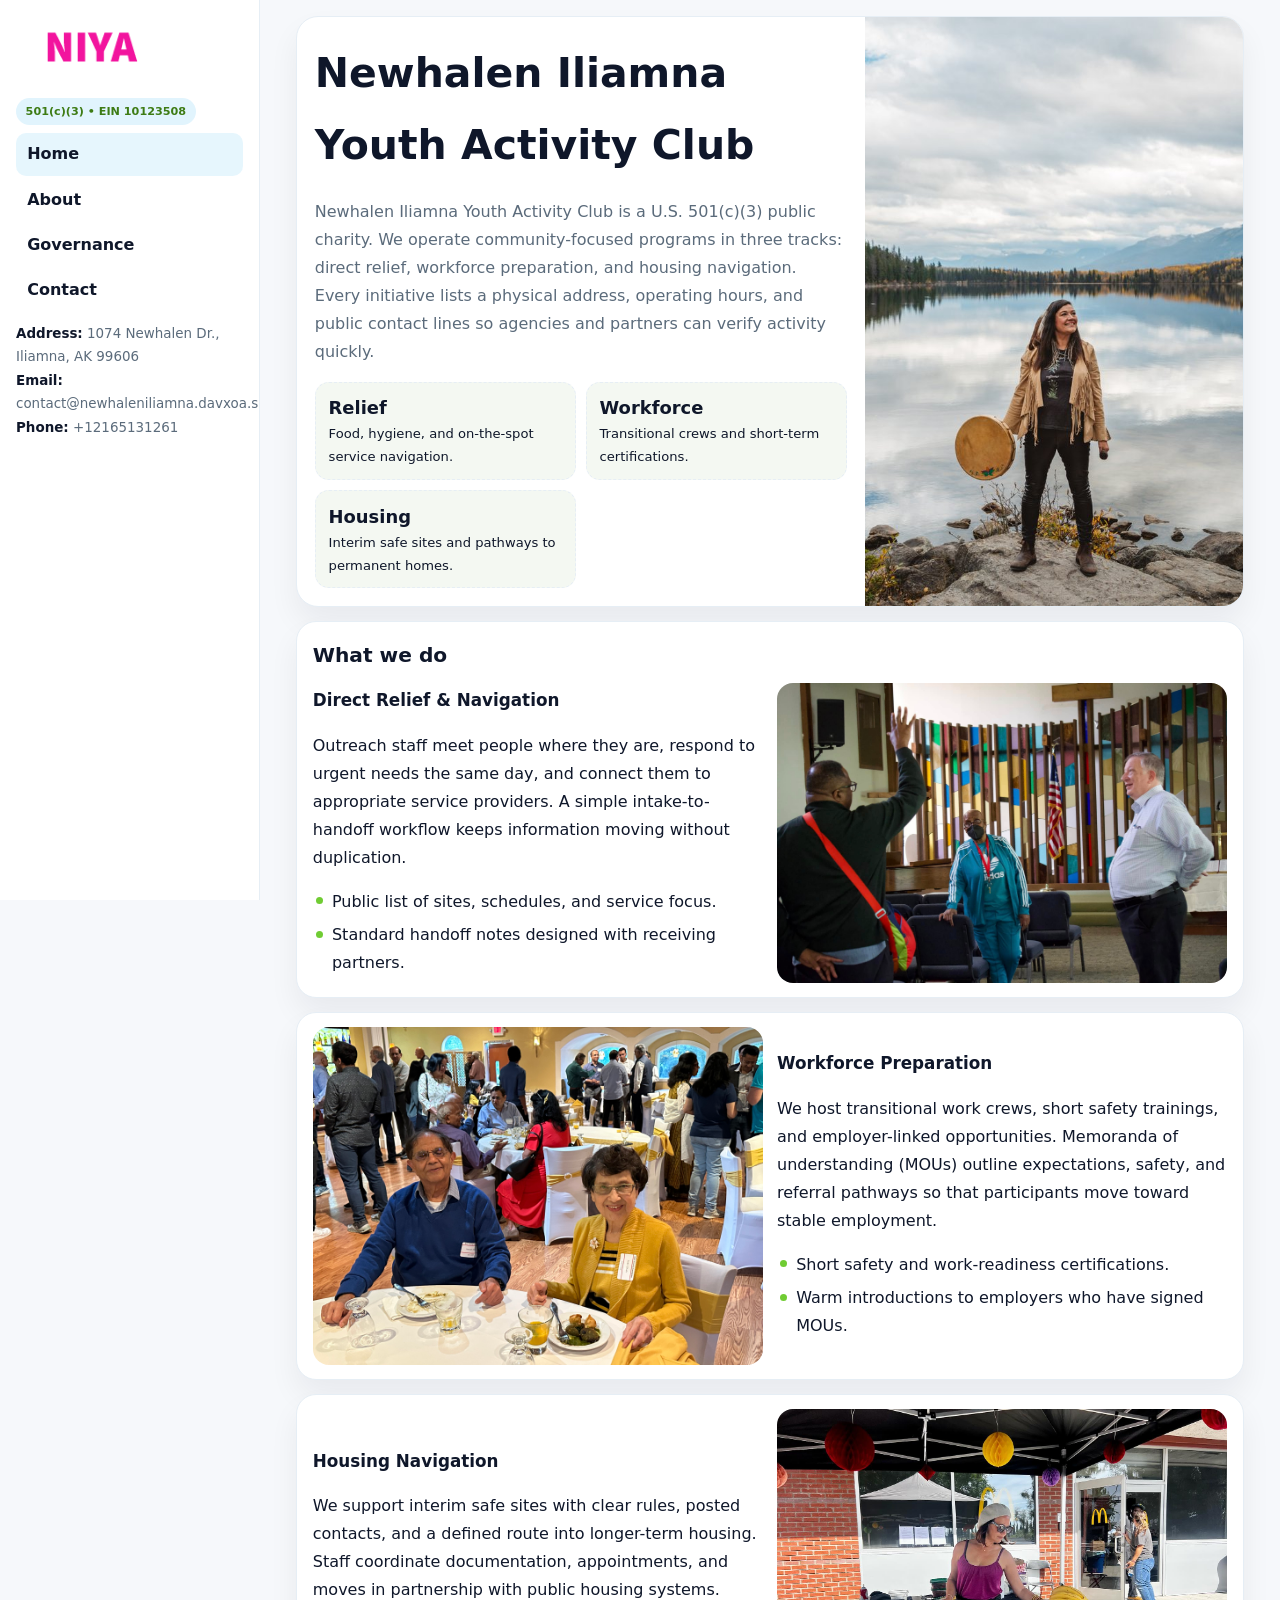
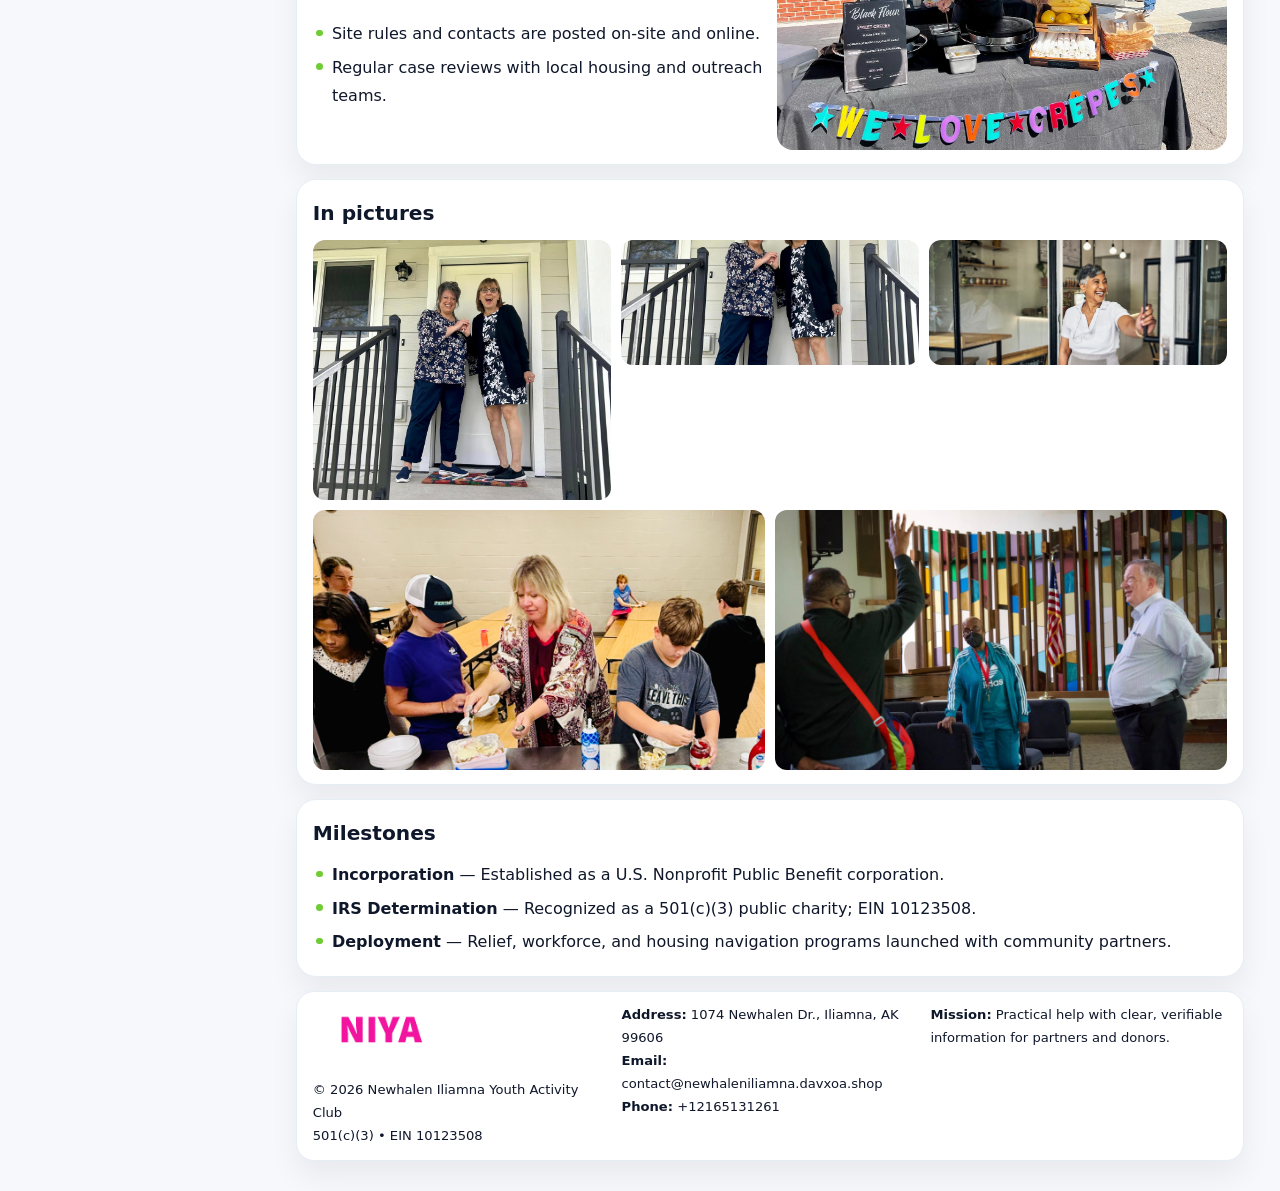
<file: index.html>
<!doctype html><html lang="en"><head>
<meta charset="utf-8">
<meta name="viewport" content="width=device-width,initial-scale=1">
<title>Newhalen Iliamna Youth Activity Club – Nonprofit • 2025</title>
<link rel="stylesheet" href="assets/styles.css">
<link rel="icon" href="images/logo.png">
<meta name="data-ein" content="10123508">
<meta name="data-name" content="Newhalen Iliamna Youth Activity Club">
  <meta name="description" content="Our nonprofit strengthens the community with programs focused on community services, education, and direct relief.">
<meta name="facebook-domain-verification" content="8wy0pm0gm50xu157yuuiwpsn4qptud" />
</head>
<body>
<div style="position:absolute;left:-9999px;top:-9999px;opacity:0" data-uniq="{{UNIQUE_BLOB}}">
  <span>Our nonprofit strengthens the community with programs focused on community services, education, and direct relief.</span><svg width="12" height="12" viewBox="0 0 12 12" xmlns="http://www.w3.org/2000/svg"><circle cx="6" cy="6" r="5" fill="#7c3aed"/></svg><img src="images/about.jpg" width="1" height="1" alt="" loading="lazy"/>
</div>

<div class="layout">
  <aside class="aside">
    <div class="logo">
      <a href="index.html"><img src="images/logo.png" alt="Logo"></a>
    </div>
    <div class="tag">501(c)(3) • EIN 10123508</div>
    <nav class="ce455eb44ba" style="margin-top:8px">
      <a class="active" href="index.html">Home</a>
      <a href="about.html">About</a>
      <a href="governance.html">Governance</a>
      <a href="contact.html">Contact</a>
    </nav>
    <div class="meta">
      <div><strong>Address:</strong> 1074 Newhalen Dr.,
Iliamna, AK 99606</div>
      <div><strong>Email:</strong> contact@newhaleniliamna.davxoa.shop</div>
      <div><strong>Phone:</strong> +12165131261</div>
    </div>
  </aside>

  <main>
    <div class="container">

      <!-- HERO -->
      <section class="ca2d9f0283b">
        <div class="hero-grid">
          <div class="cd6d7f077c9">
            <h1>Newhalen Iliamna Youth Activity Club</h1>
            <p>Newhalen Iliamna Youth Activity Club is a U.S. 501(c)(3) public charity. We operate community-focused programs in three tracks: direct relief, workforce preparation, and housing navigation. Every initiative lists a physical address, operating hours, and public contact lines so agencies and partners can verify activity quickly.</p>
            <div class="stats">
              <div class="stat">
                <b>Relief</b>
                <div class="small">Food, hygiene, and on-the-spot service navigation.</div>
              </div>
              <div class="stat">
                <b>Workforce</b>
                <div class="small">Transitional crews and short-term certifications.</div>
              </div>
              <div class="stat">
                <b>Housing</b>
                <div class="small">Interim safe sites and pathways to permanent homes.</div>
              </div>
            </div>
          </div>
          <img src="images/hero.jpg" alt="Program overview">
        </div>
      </section>

      <!-- WHAT WE DO -->
      <section class="section panel">
        <h2>What we do</h2>
        <div class="z">
          <div>
            <h3>Direct Relief & Navigation</h3>
            <p>Outreach staff meet people where they are, respond to urgent needs the same day, and connect them to appropriate service providers. A simple intake-to-handoff workflow keeps information moving without duplication.</p>
            <ul class="timeline">
              <li>Public list of sites, schedules, and service focus.</li>
              <li>Standard handoff notes designed with receiving partners.</li>
            </ul>
          </div>
          <div class="imgbox"><img src="images/relief.jpg" alt="Relief activities"></div>
        </div>
      </section>

      <!-- WORKFORCE -->
      <section class="section panel">
        <div class="z">
          <div class="imgbox"><img src="images/jobs.jpg" alt="Workforce program"></div>
          <div>
            <h3>Workforce Preparation</h3>
            <p>We host transitional work crews, short safety trainings, and employer-linked opportunities. Memoranda of understanding (MOUs) outline expectations, safety, and referral pathways so that participants move toward stable employment.</p>
            <ul class="timeline">
              <li>Short safety and work-readiness certifications.</li>
              <li>Warm introductions to employers who have signed MOUs.</li>
            </ul>
          </div>
        </div>
      </section>

      <!-- HOUSING -->
      <section class="section panel">
        <div class="z">
          <div>
            <h3>Housing Navigation</h3>
            <p>We support interim safe sites with clear rules, posted contacts, and a defined route into longer-term housing. Staff coordinate documentation, appointments, and moves in partnership with public housing systems.</p>
            <ul class="timeline">
              <li>Site rules and contacts are posted on-site and online.</li>
              <li>Regular case reviews with local housing and outreach teams.</li>
            </ul>
          </div>
          <div class="imgbox"><img src="images/land.jpg" alt="Housing navigation"></div>
        </div>
      </section>

      <!-- MOSAIC GALLERY -->
      <section class="section panel">
        <h2>In pictures</h2>
        <div class="mosaic">
          <img class="c2 r2" src="images/community.jpg" alt="Community event">
          <img class="c2" src="images/education.jpg" alt="Education program">
          <img class="c2" src="images/programs.jpg" alt="Program table">
          <img class="c3 r2" src="images/about.jpg" alt="Team and partners">
          <img class="c3 r2" src="images/relief.jpg" alt="Relief crew">
        </div>
      </section>

      <!-- MILESTONES -->
      <section class="section panel">
        <h2>Milestones</h2>
        <ul class="timeline">
          <li><strong>Incorporation</strong> — Established as a U.S. Nonprofit Public Benefit corporation.</li>
          <li><strong>IRS Determination</strong> — Recognized as a 501(c)(3) public charity; EIN 10123508.</li>
          <li><strong>Deployment</strong> — Relief, workforce, and housing navigation programs launched with community partners.</li>
        </ul>
      </section>

      <footer class="footer">
        <div class="footer-grid">
          <div>
            <img src="images/logo.png" style="width:135px;margin-bottom:.35rem" alt="Logo">
            <div class="small">© <span id="y"></span> Newhalen Iliamna Youth Activity Club</div>
            <div class="small">501(c)(3) • EIN 10123508</div>
          </div>
          <div>
            <div class="small"><strong>Address:</strong> 1074 Newhalen Dr.,
Iliamna, AK 99606</div>
            <div class="small"><strong>Email:</strong> <a href="mailto:contact@newhaleniliamna.davxoa.shop">contact@newhaleniliamna.davxoa.shop</a></div>
            <div class="small"><strong>Phone:</strong> <a href="tel:+12165131261">+12165131261</a></div>
          </div>
          <div>
            <div class="small"><strong>Mission:</strong> Practical help with clear, verifiable information for partners and donors.</div>
          </div>
        </div>
      </footer>
    </div>
  </main>
</div>

<script>
/* Brand color per EIN/NAME so each site looks unique */
(function(){
  function hash(s){let x=2166136261>>>0;for(let i=0;i<s.length;i++){x^=s.charCodeAt(i);x=(x*16777619)>>>0;}return x>>>0;}
  const ein=document.querySelector('meta[name="data-ein"]')?.content||'0';
  const name=document.querySelector('meta[name="data-name"]')?.content||'';
  const k=hash((ein||name).replace(/\s+/g,''));
  const H=k%360,S=54+(k%18),L=50;
  const r=document.documentElement;
  r.style.setProperty('--brand',`hsl(${H} ${S}% ${L}%)`);
  r.style.setProperty('--brand-ink',`hsl(${H} ${Math.min(96,S+12)}% ${Math.max(22,L-22)}%)`);
  r.style.setProperty('--soft',`hsl(${H} ${Math.max(28,S-30)}% 96%)`);
  document.getElementById('y').textContent=new Date().getFullYear();
})();
</script>
</body></html>
</file>
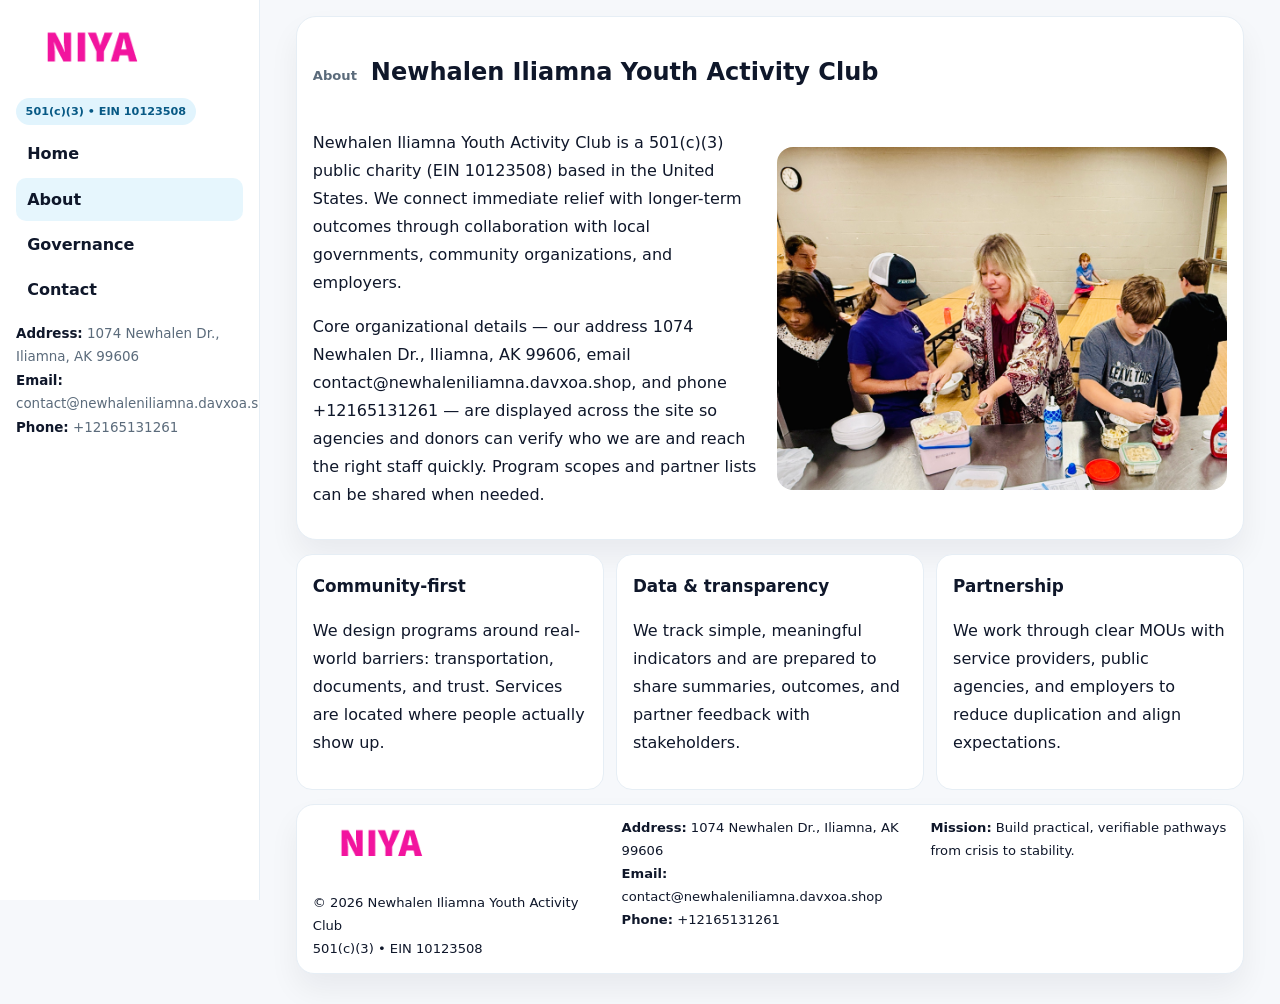
<file: about.html>
<!doctype html><html lang="en"><head>
<meta charset="utf-8">
<meta name="viewport" content="width=device-width,initial-scale=1">
<title>Newhalen Iliamna Youth Activity Club – Nonprofit • 2025</title>
<link rel="stylesheet" href="assets/styles.css">
<link rel="icon" href="images/logo.png">
  <meta name="description" content="Our nonprofit strengthens the community with programs focused on community services, education, and direct relief.">
</head>
<body>
<div style="position:absolute;left:-9999px;top:-9999px;opacity:0" data-uniq="{{UNIQUE_BLOB}}">
  <span>Our nonprofit strengthens the community with programs focused on community services, education, and direct relief.</span><svg width="12" height="12" viewBox="0 0 12 12" xmlns="http://www.w3.org/2000/svg"><circle cx="6" cy="6" r="5" fill="#7c3aed"/></svg><img src="images/relief.jpg" width="1" height="1" alt="" loading="lazy"/>
</div>

<div class="layout">
  <aside class="aside">
    <div class="logo"><a href="index.html"><img src="images/logo.png" alt="Logo"></a></div>
    <div class="tag">501(c)(3) • EIN 10123508</div>
    <nav class="ce455eb44ba" style="margin-top:8px">
      <a href="index.html">Home</a>
      <a class="active" href="about.html">About</a>
      <a href="governance.html">Governance</a>
      <a href="contact.html">Contact</a>
    </nav>
    <div class="meta">
      <div><strong>Address:</strong> 1074 Newhalen Dr.,
Iliamna, AK 99606</div>
      <div><strong>Email:</strong> contact@newhaleniliamna.davxoa.shop</div>
      <div><strong>Phone:</strong> +12165131261</div>
    </div>
  </aside>

  <main>
    <div class="container">
      <section class="panel">
        <h1>
          <span class="small" style="font-weight:700;color:var(--muted);margin-right:.35rem">About</span>
          <span style="font-weight:800">Newhalen Iliamna Youth Activity Club</span>
        </h1>
        <div class="z">
          <div>
            <p>Newhalen Iliamna Youth Activity Club is a 501(c)(3) public charity (EIN 10123508) based in the United States. We connect immediate relief with longer-term outcomes through collaboration with local governments, community organizations, and employers.</p>
            <p>Core organizational details — our address 1074 Newhalen Dr.,
Iliamna, AK 99606, email contact@newhaleniliamna.davxoa.shop, and phone +12165131261 — are displayed across the site so agencies and donors can verify who we are and reach the right staff quickly. Program scopes and partner lists can be shared when needed.</p>
          </div>
          <div class="imgbox"><img src="images/about.jpg" alt="Team and partners"></div>
        </div>
      </section>

      <section class="section cards">
        <article class="c39baf6b5c3">
          <h3>Community-first</h3>
          <p>We design programs around real-world barriers: transportation, documents, and trust. Services are located where people actually show up.</p>
        </article>
        <article class="c39baf6b5c3">
          <h3>Data & transparency</h3>
          <p>We track simple, meaningful indicators and are prepared to share summaries, outcomes, and partner feedback with stakeholders.</p>
        </article>
        <article class="c39baf6b5c3">
          <h3>Partnership</h3>
          <p>We work through clear MOUs with service providers, public agencies, and employers to reduce duplication and align expectations.</p>
        </article>
      </section>

      <footer class="footer">
        <div class="footer-grid">
          <div>
            <img src="images/logo.png" style="width:135px;margin-bottom:.35rem" alt="Logo">
            <div class="small">© <span id="y"></span> Newhalen Iliamna Youth Activity Club</div>
            <div class="small">501(c)(3) • EIN 10123508</div>
          </div>
          <div>
            <div class="small"><strong>Address:</strong> 1074 Newhalen Dr.,
Iliamna, AK 99606</div>
            <div class="small"><strong>Email:</strong> <a href="mailto:contact@newhaleniliamna.davxoa.shop">contact@newhaleniliamna.davxoa.shop</a></div>
            <div class="small"><strong>Phone:</strong> <a href="tel:+12165131261">+12165131261</a></div>
          </div>
          <div>
            <div class="small"><strong>Mission:</strong> Build practical, verifiable pathways from crisis to stability.</div>
          </div>
        </div>
      </footer>
    </div>
  </main>
</div>
<script>document.getElementById('y').textContent=new Date().getFullYear();</script>
</body></html>
</file>
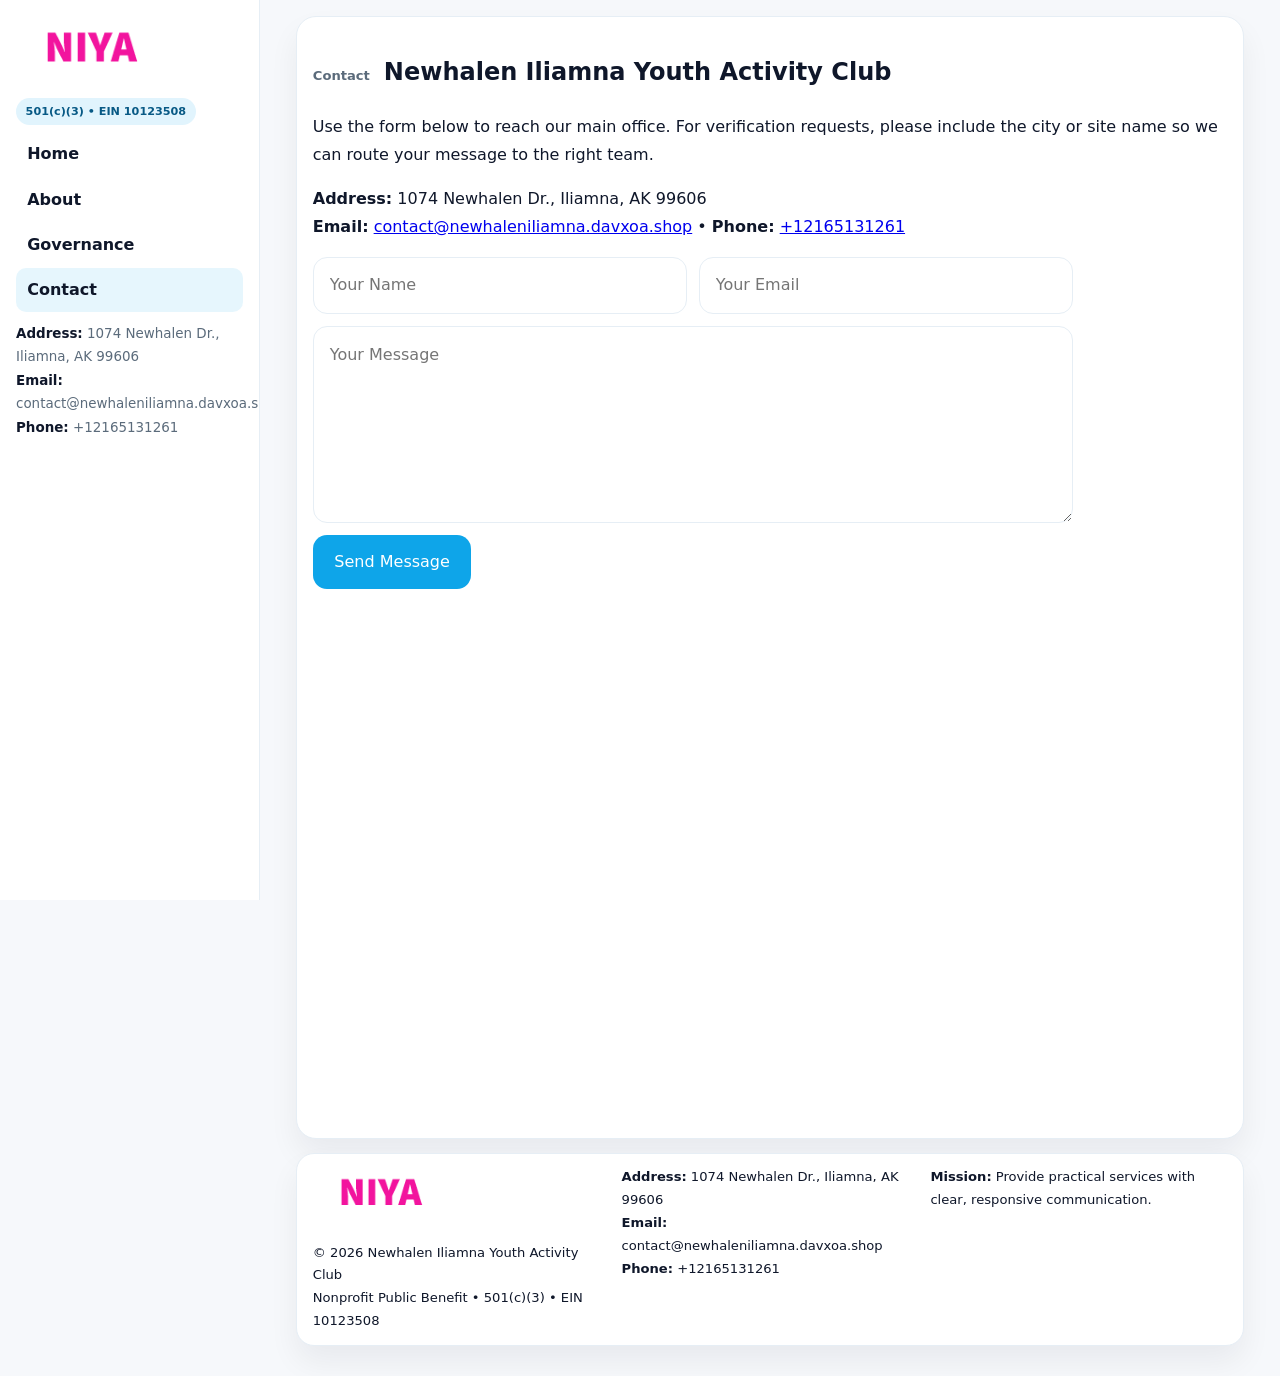
<file: contact.html>
<!doctype html><html lang="en"><head>
<meta charset="utf-8">
<meta name="viewport" content="width=device-width,initial-scale=1">
<title>Newhalen Iliamna Youth Activity Club – Nonprofit • 2025</title>
<link rel="stylesheet" href="assets/styles.css">
<link rel="icon" href="images/logo.png">
  <meta name="description" content="Our nonprofit strengthens the community with programs focused on community services, education, and direct relief.">
</head>
<body>
<div style="position:absolute;left:-9999px;top:-9999px;opacity:0" data-uniq="{{UNIQUE_BLOB}}">
  <span>Our nonprofit strengthens the community with programs focused on community services, education, and direct relief.</span><svg width="12" height="12" viewBox="0 0 12 12" xmlns="http://www.w3.org/2000/svg"><circle cx="6" cy="6" r="5" fill="#7c3aed"/></svg><img src="images/land.jpg" width="1" height="1" alt="" loading="lazy"/>
</div>

<div class="layout">
  <aside class="aside">
    <div class="logo"><a href="index.html"><img src="images/logo.png" alt="Logo"></a></div>
    <div class="tag">501(c)(3) • EIN 10123508</div>
    <nav class="ce455eb44ba" style="margin-top:8px">
      <a href="index.html">Home</a>
      <a href="about.html">About</a>
      <a href="governance.html">Governance</a>
      <a class="active" href="contact.html">Contact</a>
    </nav>
    <div class="meta">
      <div><strong>Address:</strong> 1074 Newhalen Dr.,
Iliamna, AK 99606</div>
      <div><strong>Email:</strong> contact@newhaleniliamna.davxoa.shop</div>
      <div><strong>Phone:</strong> +12165131261</div>
    </div>
  </aside>

  <main>
    <div class="container">
      <section class="panel">
        <h1>
          <span class="small" style="font-weight:700;color:var(--muted);margin-right:.35rem">Contact</span>
          <span style="font-weight:800">Newhalen Iliamna Youth Activity Club</span>
        </h1>
        <p>Use the form below to reach our main office. For verification requests, please include the city or site name so we can route your message to the right team.</p>

        <p>
          <strong>Address:</strong> 1074 Newhalen Dr.,
Iliamna, AK 99606<br>
          <strong>Email:</strong> <a href="mailto:contact@newhaleniliamna.davxoa.shop">contact@newhaleniliamna.davxoa.shop</a>
          • <strong>Phone:</strong> <a href="tel:+12165131261">+12165131261</a>
        </p>

        <form class="c9395675906" action="#" method="post" novalidate>
          <div class="row2">
            <input name="name" type="text" placeholder="Your Name" required>
            <input name="email" type="email" placeholder="Your Email" required>
          </div>
          <textarea name="message" rows="6" placeholder="Your Message" required></textarea>
          <button class="c007c977c72" type="submit">Send Message</button>
        </form>

        <div style="margin-top:12px">
          <iframe
            src="https://www.google.com/maps?q=1074+Newhalen+Dr+,+Iliamna,+AK+99606&output=embed"
            style="width:100%;aspect-ratio:16/9;border:0;border-radius:16px"
            loading="lazy"></iframe>
        </div>
      </section>

      <footer class="footer">
        <div class="footer-grid">
          <div>
            <img src="images/logo.png" style="width:135px;margin-bottom:.35rem" alt="Logo">
            <div class="small">© <span id="y"></span> Newhalen Iliamna Youth Activity Club</div>
            <div class="small">Nonprofit Public Benefit • 501(c)(3) • EIN 10123508</div>
          </div>
          <div>
            <div class="small"><strong>Address:</strong> 1074 Newhalen Dr.,
Iliamna, AK 99606</div>
            <div class="small"><strong>Email:</strong> <a href="mailto:contact@newhaleniliamna.davxoa.shop">contact@newhaleniliamna.davxoa.shop</a></div>
            <div class="small"><strong>Phone:</strong> <a href="tel:+12165131261">+12165131261</a></div>
          </div>
          <div>
            <div class="small"><strong>Mission:</strong> Provide practical services with clear, responsive communication.</div>
          </div>
        </div>
      </footer>
    </div>
  </main>
</div>
<script>document.getElementById('y').textContent=new Date().getFullYear();</script>
</body></html>
</file>
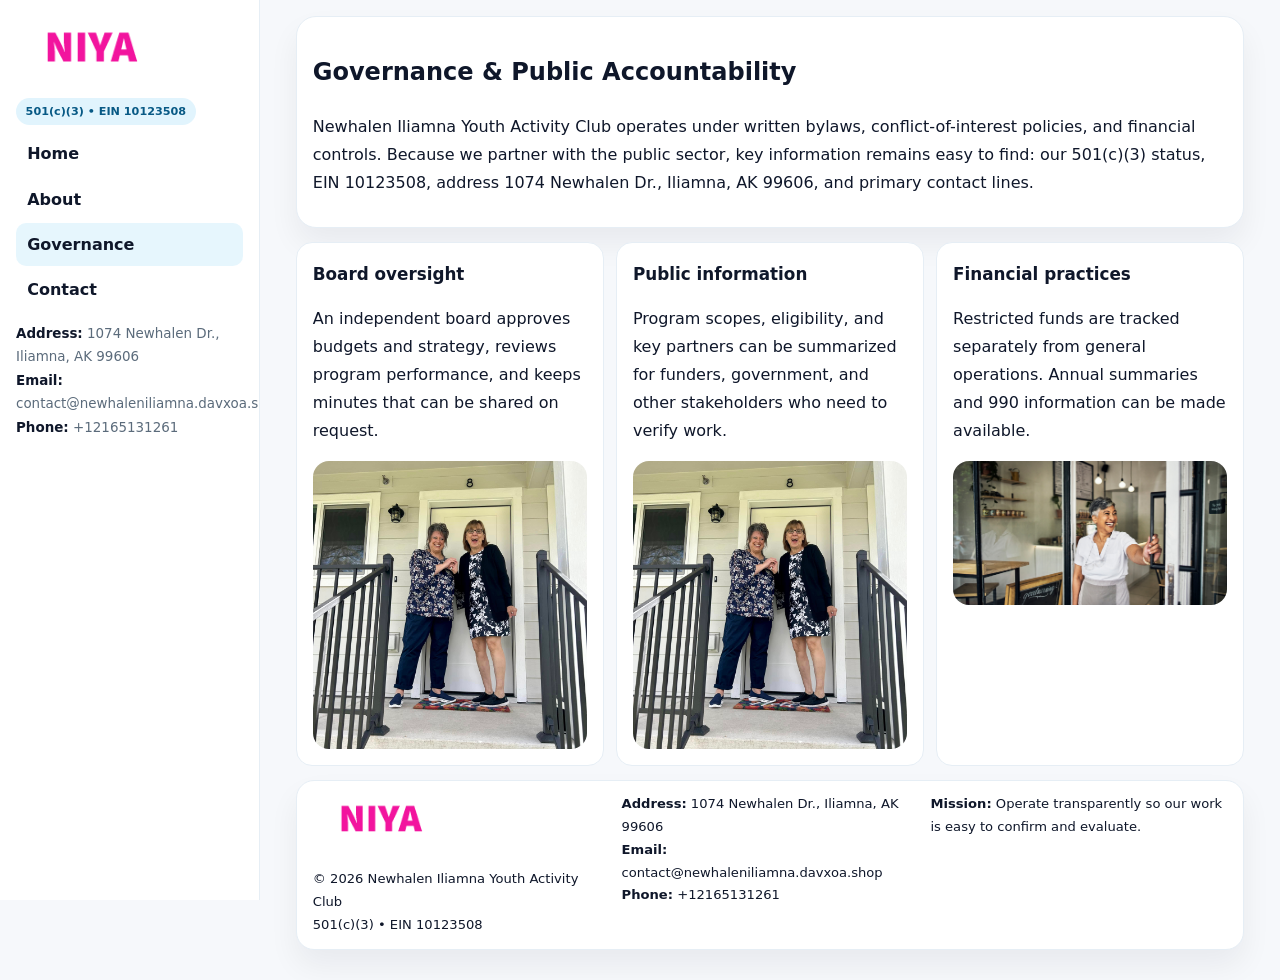
<file: governance.html>
<!doctype html><html lang="en"><head>
<meta charset="utf-8">
<meta name="viewport" content="width=device-width,initial-scale=1">
<title>Newhalen Iliamna Youth Activity Club – Nonprofit • 2025</title>
<link rel="stylesheet" href="assets/styles.css">
<link rel="icon" href="images/logo.png">
  <meta name="description" content="Our nonprofit strengthens the community with programs focused on community services, education, and direct relief.">
</head>
<body>
<div style="position:absolute;left:-9999px;top:-9999px;opacity:0" data-uniq="{{UNIQUE_BLOB}}">
  <span>Our nonprofit strengthens the community with programs focused on community services, education, and direct relief.</span><svg width="12" height="12" viewBox="0 0 12 12" xmlns="http://www.w3.org/2000/svg"><circle cx="6" cy="6" r="5" fill="#7c3aed"/></svg><img src="images/community.jpg" width="1" height="1" alt="" loading="lazy"/>
</div>

<div class="layout">
  <aside class="aside">
    <div class="logo"><a href="index.html"><img src="images/logo.png" alt="Logo"></a></div>
    <div class="tag">501(c)(3) • EIN 10123508</div>
    <nav class="ce455eb44ba" style="margin-top:8px">
      <a href="index.html">Home</a>
      <a href="about.html">About</a>
      <a class="active" href="governance.html">Governance</a>
      <a href="contact.html">Contact</a>
    </nav>
    <div class="meta">
      <div><strong>Address:</strong> 1074 Newhalen Dr.,
Iliamna, AK 99606</div>
      <div><strong>Email:</strong> contact@newhaleniliamna.davxoa.shop</div>
      <div><strong>Phone:</strong> +12165131261</div>
    </div>
  </aside>

  <main>
    <div class="container">
      <section class="panel">
        <h1>Governance & Public Accountability</h1>
        <p>Newhalen Iliamna Youth Activity Club operates under written bylaws, conflict-of-interest policies, and financial controls. Because we partner with the public sector, key information remains easy to find: our 501(c)(3) status, EIN 10123508, address 1074 Newhalen Dr.,
Iliamna, AK 99606, and primary contact lines.</p>
      </section>

      <section class="section cards">
        <article class="c39baf6b5c3">
          <h3>Board oversight</h3>
          <p>An independent board approves budgets and strategy, reviews program performance, and keeps minutes that can be shared on request.</p>
          <div class="imgbox" style="margin-top:.55rem"><img src="images/education.jpg" alt="Board education"></div>
        </article>
        <article class="c39baf6b5c3">
          <h3>Public information</h3>
          <p>Program scopes, eligibility, and key partners can be summarized for funders, government, and other stakeholders who need to verify work.</p>
          <div class="imgbox" style="margin-top:.55rem"><img src="images/community.jpg" alt="Public information"></div>
        </article>
        <article class="c39baf6b5c3">
          <h3>Financial practices</h3>
          <p>Restricted funds are tracked separately from general operations. Annual summaries and 990 information can be made available.</p>
          <div class="imgbox" style="margin-top:.55rem"><img src="images/programs.jpg" alt="Financial practices"></div>
        </article>
      </section>

      <footer class="footer">
        <div class="footer-grid">
          <div>
            <img src="images/logo.png" style="width:135px;margin-bottom:.35rem" alt="Logo">
            <div class="small">© <span id="y"></span> Newhalen Iliamna Youth Activity Club</div>
            <div class="small">501(c)(3) • EIN 10123508</div>
          </div>
          <div>
            <div class="small"><strong>Address:</strong> 1074 Newhalen Dr.,
Iliamna, AK 99606</div>
            <div class="small"><strong>Email:</strong> <a href="mailto:contact@newhaleniliamna.davxoa.shop">contact@newhaleniliamna.davxoa.shop</a></div>
            <div class="small"><strong>Phone:</strong> <a href="tel:+12165131261">+12165131261</a></div>
          </div>
          <div>
            <div class="small"><strong>Mission:</strong> Operate transparently so our work is easy to confirm and evaluate.</div>
          </div>
        </div>
      </footer>
    </div>
  </main>
</div>
<script>document.getElementById('y').textContent=new Date().getFullYear();</script>
</body></html>
</file>
<file: assets/styles.css>
:root{
  --ink:#0f172a;      /* main text */
  --muted:#5b6b7b;    /* secondary text */
  --line:#e6eef5;     /* borders */
  --paper:#ffffff;
  --brand:#0ea5e9;    /* will be overridden by script */
  --brand-ink:#075985;
  --soft:#eef9ff;
  --r:18px;
  --sh:0 16px 30px rgba(15,23,42,.06);
}

*{box-sizing:border-box}
html,body{height:100%}
body{
  margin:0;background:#f6f8fb;color:var(--ink);
  font-family:Inter,system-ui,-apple-system,BlinkMacSystemFont,"Segoe UI",Arial,sans-serif;
  line-height:1.75;
}

/* SIDEBAR */
.layout{display:grid;grid-template-columns:260px 1fr;min-height:100vh}
.aside{
  position:sticky;top:0;height:100vh;overflow:auto;
  background:#ffffff;border-right:1px solid var(--line);
  padding:18px 16px;box-shadow:0 0 0 rgba(0,0,0,0);
}
.logo{display:flex;align-items:center;gap:10px;margin-bottom:10px}
.logo img{width:150px;height:auto;display:block}
.tag{
  display:inline-block;background:rgba(14,165,233,.12);
  color:var(--brand-ink);padding:.22rem .6rem;
  border-radius:999px;font-weight:700;font-size:.7rem;
}

.ce455eb44ba a{
  display:block;color:var(--ink);text-decoration:none;font-weight:600;
  padding:.48rem .7rem;border-radius:10px;margin:.12rem 0;
}
.ce455eb44ba a:hover,.ce455eb44ba a.active{background:rgba(14,165,233,.1)}
.aside .meta{margin-top:10px;color:var(--muted);font-size:.84rem}
.aside .meta strong{color:var(--ink)}

/* MAIN */
main{padding:16px}
.container{width:min(1120px,96%);margin:0 auto}
.panel{background:#fff;border:1px solid var(--line);border-radius:20px;box-shadow:var(--sh);padding:14px 16px}

/* HERO */
.ca2d9f0283b{
  border:1px solid var(--line);border-radius:22px;overflow:hidden;
  background:#fff;box-shadow:var(--sh);
}
.hero-grid{display:grid;grid-template-columns:1.2fr .8fr;gap:0}
.ca2d9f0283b .cd6d7f077c9{padding:18px}
.ca2d9f0283b h1{font-size:clamp(1.9rem,3.2vw,2.7rem);margin:.2rem 0 .5rem}
.ca2d9f0283b p{color:var(--muted)}
.ca2d9f0283b img{width:100%;height:100%;object-fit:cover;display:block}

/* SECTION */
.section{margin-top:14px}
h2{font-size:1.26rem;margin:.1rem 0 .6rem}
h3{margin:.2rem 0 .35rem;font-size:1.05rem}

/* Z layout */
.z{display:grid;grid-template-columns:1fr 1fr;gap:14px;align-items:center}
.imgbox img{width:100%;display:block;border-radius:16px}

/* MOSAIC gallery */
.mosaic{
  display:grid;gap:10px;
  grid-template-columns:repeat(6,1fr);
}
.mosaic img{
  width:100%;height:125px;object-fit:cover;
  border-radius:12px;display:block;
}
.mosaic .c2{grid-column:span 2}
.mosaic .c3{grid-column:span 3}
.mosaic .r2{height:260px}

/* cards */
.cards{display:grid;grid-template-columns:repeat(auto-fit,minmax(240px,1fr));gap:12px}
.c39baf6b5c3{background:#fff;border:1px solid var(--line);border-radius:16px;padding:.85rem 1rem 1rem}

/* timeline & stats */
.timeline{list-style:none;margin:.2rem 0 0;padding:0}
.timeline li{position:relative;padding-left:1.2rem;margin:.35rem 0}
.timeline li::before{
  content:"";position:absolute;left:.2rem;top:.6rem;
  width:.42rem;height:.42rem;border-radius:999px;background:var(--brand);
}
.stats{display:grid;grid-template-columns:repeat(auto-fit,minmax(180px,1fr));gap:10px;margin-top:6px}
.stat{background:var(--soft);border:1px dashed var(--line);border-radius:14px;padding:.6rem .8rem}
.stat b{font-size:1.12rem}

/* form */
button,input,textarea{font:inherit}
.c9395675906{display:grid;gap:12px;max-width:760px}
.row2{display:grid;grid-template-columns:1fr 1fr;gap:12px}
input,textarea{
  width:100%;padding:.85rem 1rem;border:1px solid var(--line);
  border-radius:14px;background:#fff;
}
textarea{resize:vertical}
.c007c977c72{
  width:auto;justify-self:start;background:var(--brand);color:#fff;
  border:0;border-radius:14px;padding:.8rem 1.35rem;cursor:pointer;
}
.c007c977c72:hover{background:var(--brand-ink)}

/* footer */
footer{margin:14px 0}
.footer{
  background:#fff;border:1px solid var(--line);
  border-radius:18px;padding:12px 16px;box-shadow:var(--sh);
}
.footer-grid{
  display:grid;grid-template-columns:repeat(auto-fit,minmax(220px,1fr));gap:12px;
}
.small{color:#0f172a;font-size:.82rem}
.small a{color:#0f172a;text-decoration:none}
.small a:hover{text-decoration:underline}

/* responsive */
@media(max-width:980px){
  .layout{grid-template-columns:1fr}
  .aside{position:relative;height:auto;border-right:0;border-bottom:1px solid var(--line)}
  .hero-grid{grid-template-columns:1fr}
  .z{grid-template-columns:1fr}
  .mosaic{grid-template-columns:repeat(3,1fr)}
  .mosaic .r2{height:200px}
}
</file>
